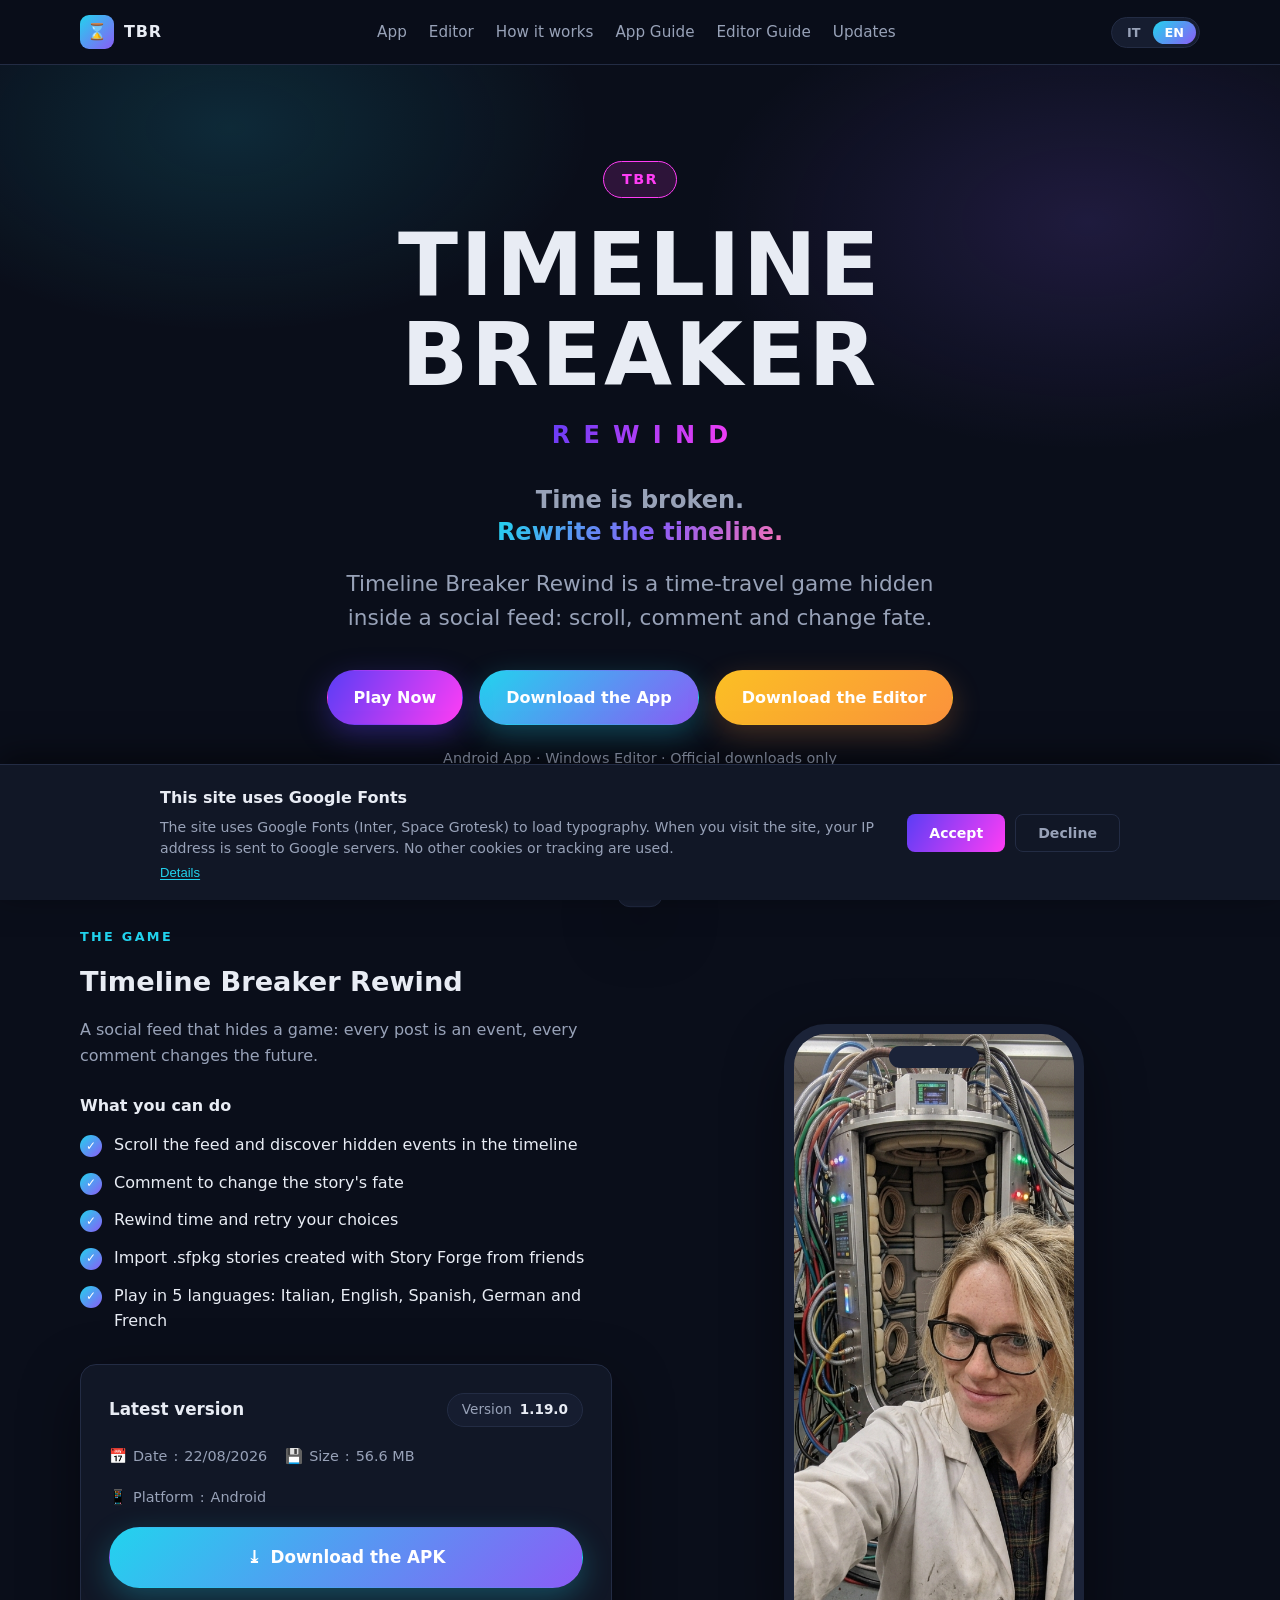
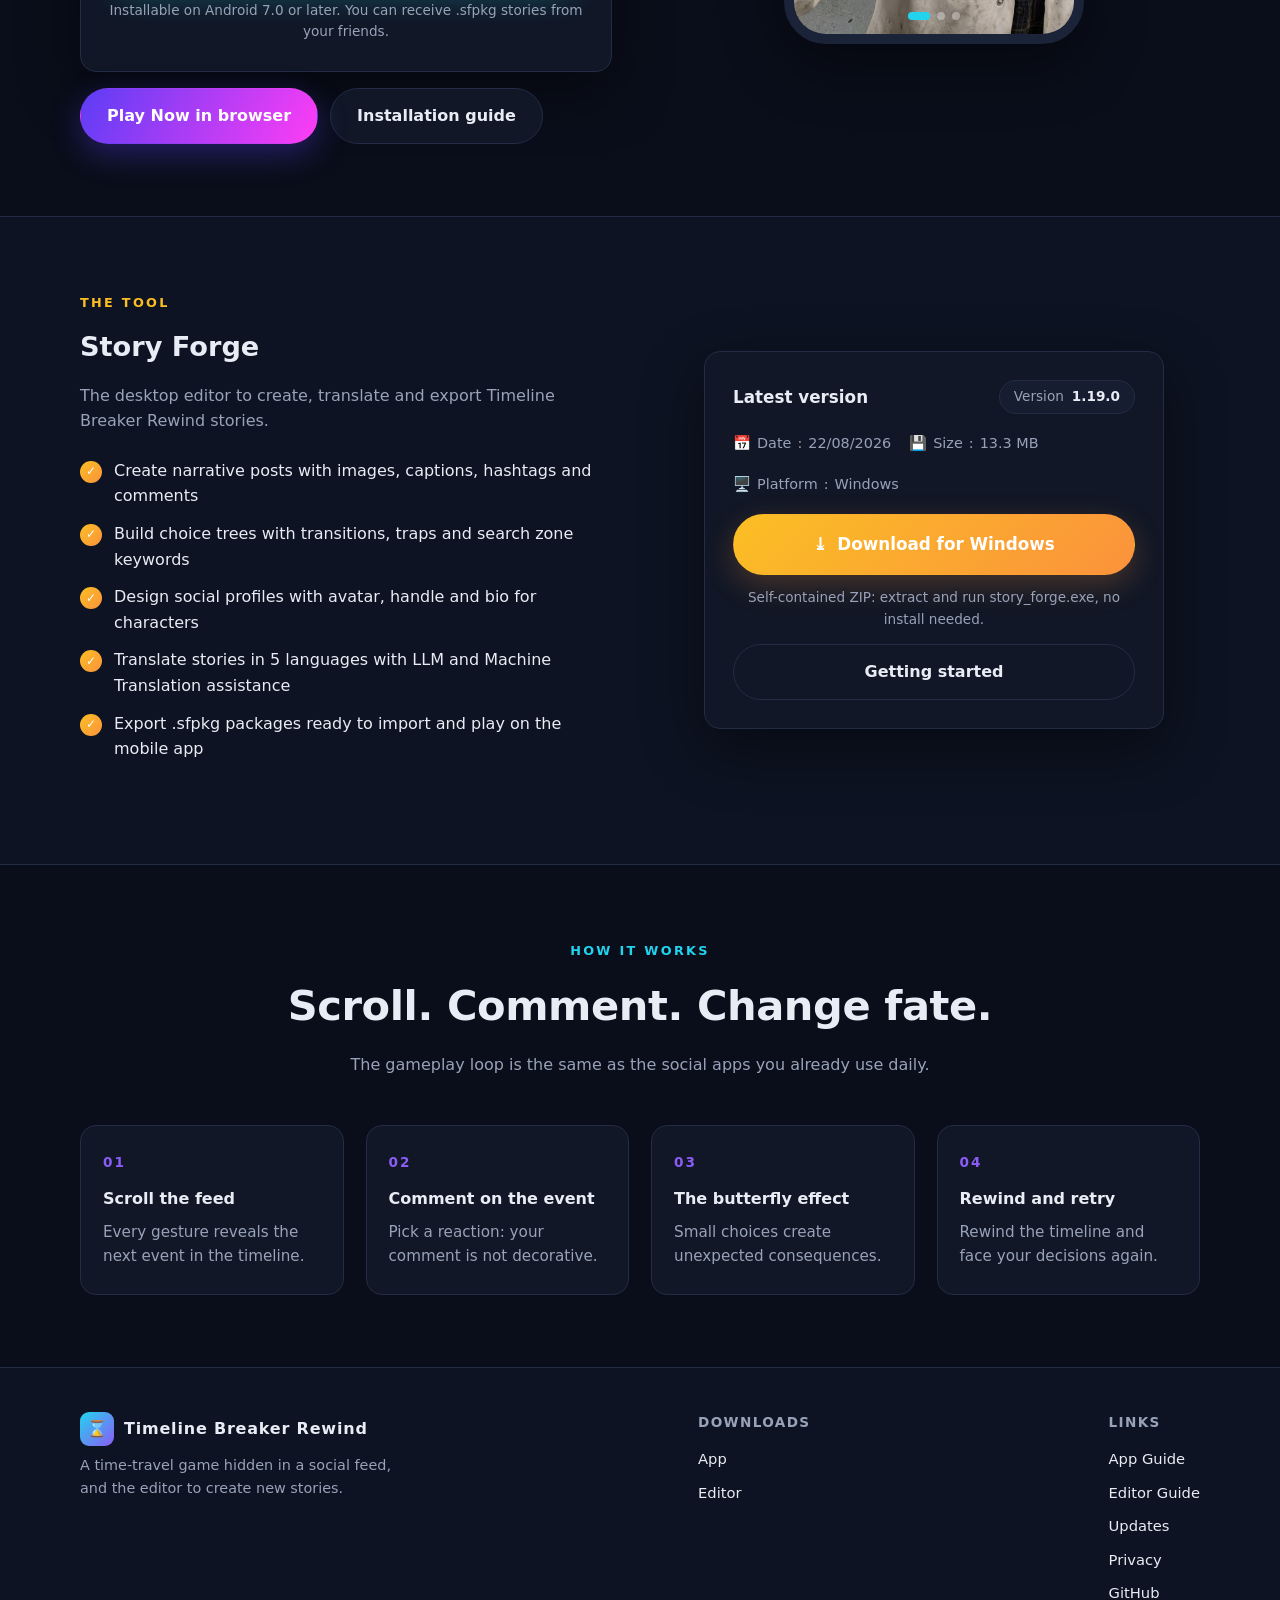
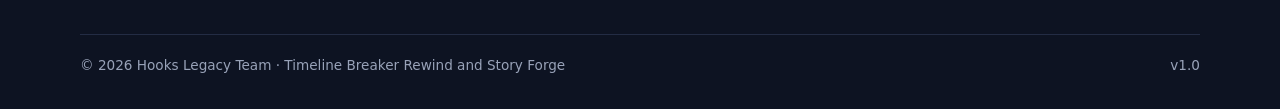
<file: index.html>
<!DOCTYPE html>
<html lang="it">
<head>
  <meta charset="UTF-8">
  <meta name="viewport" content="width=device-width, initial-scale=1.0">
  <title>Timeline Breaker Rewind · Gioco di viaggi nel tempo</title>
  <meta name="description" content="Timeline Breaker Rewind: un gioco di viaggi nel tempo nascosto in un feed social. Scarica l'app Android e l'editor Story Forge per Windows.">
  <meta property="og:title" content="Timeline Breaker Rewind">
  <meta property="og:description" content="Un gioco di viaggi nel tempo nascosto in un feed social. Scarica l'app e l'editor.">
  <meta property="og:type" content="website">
  <link rel="icon" type="image/svg+xml" href="assets/img/favicon.svg">

  <link rel="stylesheet" href="assets/css/style.css">
</head>
<body>

  <header class="site-header">
    <div class="container nav">
      <a class="brand" href="index.html">
        <span class="brand-mark">⌛</span>
        <span>TBR</span>
      </a>
      <nav>
        <ul class="nav-links">
          <li><a href="index.html#app" data-i18n="nav.app">App</a></li>
          <li><a href="index.html#editor" data-i18n="nav.editor">Editor</a></li>
          <li><a href="index.html#how" data-i18n="nav.how">Come funziona</a></li>
          <li><a href="guide-app.html" data-i18n="nav.guideApp">Guida App</a></li>
          <li><a href="guide-editor.html" data-i18n="nav.guideEditor">Guida Editor</a></li>
          <li><a href="changelog.html" data-i18n="nav.changelog">Aggiornamenti</a></li>
        </ul>
      </nav>
      <div class="nav-actions">
        <div class="lang-switch" role="group" aria-label="Language">
          <button type="button" data-lang="it">IT</button>
          <button type="button" data-lang="en">EN</button>
        </div>
      </div>
    </div>
  </header>

  <main>

    <!-- ============ HERO ============ -->
    <section class="hero">
      <div class="container">
        <div class="hero-brand">
          <span class="hero-brand-chip">TBR</span>
          <h1 class="hero-title" aria-label="Timeline Breaker Rewind">
            <span>Timeline</span>
            <span>Breaker</span>
          </h1>
          <span class="hero-title-accent">Rewind</span>
        </div>
        <p class="hero-hook">
          <span data-i18n="hero.title.line1">Il tempo si è rotto.</span><br>
          <span class="grad" data-i18n="hero.title.line2">Riscrivi la storia.</span>
        </p>
        <p class="hero-tagline" data-i18n="hero.tagline">Timeline Breaker Rewind è un gioco di viaggi nel tempo nascosto in un feed social: scorri, commenta e cambia il destino.</p>
        <div class="hero-cta">
          <a class="btn btn-play" href="play/index.html" target="_blank" rel="noopener" data-i18n="hero.cta.play">Gioca Ora</a>
          <a class="btn btn-app" href="#app" data-i18n="hero.cta.app">Scarica l'App</a>
          <a class="btn btn-editor" href="#editor" data-i18n="hero.cta.editor">Scarica l'Editor</a>
        </div>
        <p class="hero-meta" data-i18n="hero.meta">App Android · Editor Windows · Solo download ufficiali</p>
      </div>
    </section>

    <!-- ============ APP ============ -->
    <section id="app" class="section">
      <div class="container">
        <div class="panel">
          <div class="panel-media">
            <div class="phone-wrap">
              <div class="phone">
                <div class="phone-screen">
                  <img src="assets/img/preview-app-1.webp" alt="Timeline Breaker Rewind - feed">
                  <img src="assets/img/preview-app-2.webp" alt="Timeline Breaker Rewind - evento">
                  <img src="assets/img/preview-app-3.webp" alt="Timeline Breaker Rewind - storia">
                </div>
                <div class="phone-dots">
                  <button type="button" aria-label="Anteprima 1"></button>
                  <button type="button" aria-label="Anteprima 2"></button>
                  <button type="button" aria-label="Anteprima 3"></button>
                </div>
              </div>
            </div>
          </div>
          <div class="panel-copy">
            <span class="eyebrow eyebrow-app" data-i18n="app.eyebrow">Il gioco</span>
            <h3 data-i18n="app.title">Timeline Breaker Rewind</h3>
            <p data-i18n="app.sub">Un feed social che nasconde un gioco: ogni post è un evento, ogni commento cambia il futuro.</p>
            <h4 style="font-family:var(--font-display);margin-bottom:14px" data-i18n="app.featuresTitle">Cosa puoi fare</h4>
            <ul class="feature-list" id="appFeatures">
              <li><span class="check check-app">✓</span>Scorri il feed e scopri gli eventi nascosti nella timeline</li>
              <li><span class="check check-app">✓</span>Commenta per cambiare il destino della storia</li>
              <li><span class="check check-app">✓</span>Riavvolgi il tempo e riprova le tue scelte</li>
              <li><span class="check check-app">✓</span>Importa storie .sfpkg create con Story Forge dai tuoi amici</li>
              <li><span class="check check-app">✓</span>Gioca in 5 lingue: italiano, inglese, spagnolo, tedesco e francese</li>
            </ul>
            <div class="download-card">
              <div class="dl-head">
                <span class="dl-title" data-i18n="app.downloadTitle">Ultima versione</span>
                <span class="version-badge"><span class="tag" data-i18n="app.verLabel">Versione</span> <span id="appVersion">1.19.0</span></span>
              </div>
              <div class="dl-meta">
                <span>📅 <span data-i18n="app.dateLabel">Data</span>: <span id="appDate">22/08/2026</span></span>
                <span>💾 <span data-i18n="app.sizeLabel">Peso</span>: <span id="appSize">56,6 MB</span></span>
                <span>📱 <span data-i18n="app.platformLabel">Piattaforma</span>: <span id="appPlatform">Android</span></span>
              </div>
              <a class="btn btn-app dl-btn" id="appDownload" href="https://github.com/HooksLegacyTeam/TBR-Timeline-Breaker-Rewind/releases/latest" download>
                ⤓ <span data-i18n="app.dl">Scarica l'APK</span>
              </a>
              <p class="dl-note" data-i18n="app.dlNote">Installabile su Android 7.0 o successivo. Puoi ricevere storie .sfpkg dai tuoi amici.</p>
            </div>
            <div class="panel-actions" style="margin-top:16px">
              <a class="btn btn-play" href="play/index.html" target="_blank" rel="noopener" data-i18n="app.playLink">Gioca Ora nel browser</a>
              <a class="btn btn-ghost" href="guide-app.html" data-i18n="app.guideLink">Guida all'installazione</a>
            </div>
          </div>
        </div>
      </div>
    </section>

    <!-- ============ EDITOR ============ -->
    <section id="editor" class="section section-alt">
      <div class="container">
        <div class="panel reversed">
          <div class="panel-media">
            <div class="phone-wrap">
              <div class="download-card" style="margin-top:0;width:100%;max-width:460px">
                <div class="dl-head">
                  <span class="dl-title" data-i18n="editor.downloadTitle">Ultima versione</span>
                  <span class="version-badge"><span class="tag" data-i18n="editor.verLabel">Versione</span> <span id="editorVersion">1.19.0</span></span>
                </div>
                <div class="dl-meta">
                  <span>📅 <span data-i18n="editor.dateLabel">Data</span>: <span id="editorDate">22/08/2026</span></span>
                  <span>💾 <span data-i18n="editor.sizeLabel">Peso</span>: <span id="editorSize">13,3 MB</span></span>
                  <span>🖥️ <span data-i18n="editor.platformLabel">Piattaforma</span>: <span id="editorPlatform">Windows</span></span>
                </div>
                <a class="btn btn-editor dl-btn" id="editorDownload" href="https://github.com/HooksLegacyTeam/TBR-Timeline-Breaker-Rewind/releases/latest" download>
                  ⤓ <span data-i18n="editor.dl">Scarica per Windows</span>
                </a>
                <p class="dl-note" data-i18n="editor.dlNote">ZIP autoconsistente: estrai ed esegui story_forge.exe, nessuna installazione.</p>
                <div class="panel-actions" style="margin-top:14px">
                  <a class="btn btn-ghost" style="width:100%;justify-content:center" href="guide-editor.html" data-i18n="editor.guideLink">Guida all'avvio</a>
                </div>
              </div>
            </div>
          </div>
          <div class="panel-copy">
            <span class="eyebrow eyebrow-editor" data-i18n="editor.eyebrow">Lo strumento</span>
            <h3 data-i18n="editor.title">Story Forge</h3>
            <p data-i18n="editor.sub">L'editor desktop per creare, tradurre ed esportare le storie di Timeline Breaker Rewind.</p>
            <ul class="feature-list" id="editorFeatures">
              <li><span class="check check-editor">✓</span>Crea post narrativi con immagini, didascalie, hashtag e commenti</li>
              <li><span class="check check-editor">✓</span>Costruisci alberi di scelte con transizioni, trappole e keyword</li>
              <li><span class="check check-editor">✓</span>Progetta profili social con avatar, handle e bio per i personaggi</li>
              <li><span class="check check-editor">✓</span>Traduci le storie in 5 lingue con assistenza LLM e Machine Translation</li>
              <li><span class="check check-editor">✓</span>Esporta pacchetti .sfpkg pronti da importare e giocare sull'app mobile</li>
            </ul>
          </div>
        </div>
      </div>
    </section>

    <!-- ============ COME FUNZIONA ============ -->
    <section id="how" class="section">
      <div class="container">
        <div class="section-head">
          <span class="eyebrow eyebrow-app" data-i18n="how.eyebrow">Come funziona</span>
          <h2 data-i18n="how.title">Scorri. Commenta. Cambia il destino.</h2>
          <p data-i18n="how.sub">Il loop di gioco è lo stesso dei social che già usi ogni giorno.</p>
        </div>
        <div class="steps">
          <div class="step">
            <div class="step-num">01</div>
            <h4 data-i18n="how.s1.title">Scorri il feed</h4>
            <p data-i18n="how.s1.text">Ogni gesto rivela l'evento successivo nella timeline.</p>
          </div>
          <div class="step">
            <div class="step-num">02</div>
            <h4 data-i18n="how.s2.title">Commenta l'evento</h4>
            <p data-i18n="how.s2.text">Scegli una reazione: il tuo commento non è decorativo.</p>
          </div>
          <div class="step">
            <div class="step-num">03</div>
            <h4 data-i18n="how.s3.title">L'effetto farfalla</h4>
            <p data-i18n="how.s3.text">Piccole scelte generano conseguenze inaspettate.</p>
          </div>
          <div class="step">
            <div class="step-num">04</div>
            <h4 data-i18n="how.s4.title">Riavvolgi e riprova</h4>
            <p data-i18n="how.s4.text">Riavvolgi la timeline e affronta di nuovo le tue decisioni.</p>
          </div>
        </div>
      </div>
    </section>

  </main>

  <footer class="site-footer">
    <div class="container">
      <div class="footer-grid">
        <div class="footer-brand">
          <a class="brand" href="index.html">
            <span class="brand-mark">⌛</span>
            <span>Timeline Breaker Rewind</span>
          </a>
          <p data-i18n="footer.desc">Un gioco di viaggi nel tempo nascosto in un feed social, e l'editor per creare nuove storie.</p>
        </div>
        <div class="footer-links">
          <h5 data-i18n="footer.downloadsTitle">Download</h5>
          <ul>
            <li><a href="index.html#app" data-i18n="nav.app">App</a></li>
            <li><a href="index.html#editor" data-i18n="nav.editor">Editor</a></li>
          </ul>
        </div>
        <div class="footer-links">
          <h5 data-i18n="footer.linksTitle">Link</h5>
          <ul>
            <li><a href="guide-app.html" data-i18n="nav.guideApp">Guida App</a></li>
            <li><a href="guide-editor.html" data-i18n="nav.guideEditor">Guida Editor</a></li>
            <li><a href="changelog.html" data-i18n="nav.changelog">Aggiornamenti</a></li>
            <li><a href="privacy.html" data-i18n="nav.privacy">Privacy</a></li>
            <li><a href="https://github.com/HooksLegacyTeam/TBR-Timeline-Breaker-Rewind" target="_blank" rel="noopener">GitHub</a></li>
          </ul>
        </div>
      </div>
      <div class="footer-bottom">
        <span data-i18n="footer.rights">© 2026 Hooks Legacy Team · Timeline Breaker Rewind e Story Forge</span>
        <span>v1.0</span>
      </div>
    </div>
  </footer>

  <div class="toast" id="toast" role="status"></div>

  <script src="assets/js/main.js"></script>
</body>
</html>
</file>
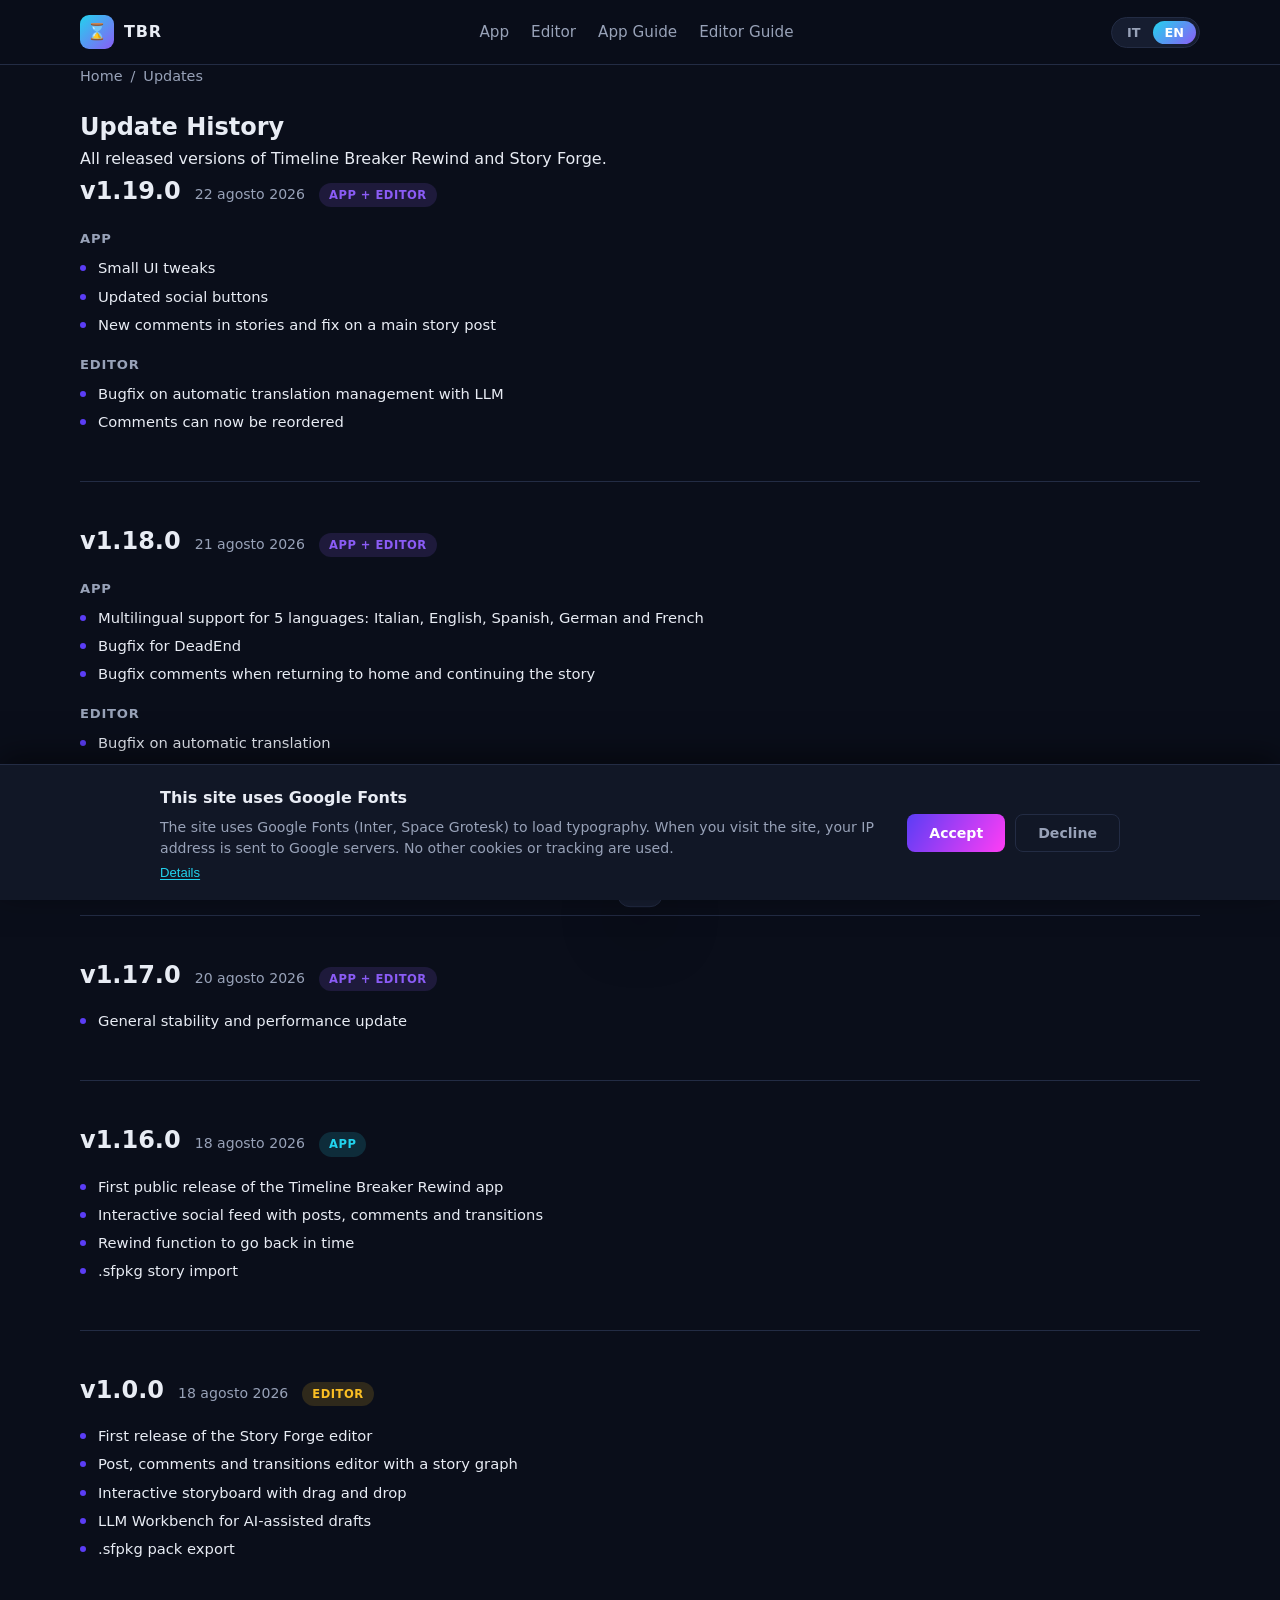
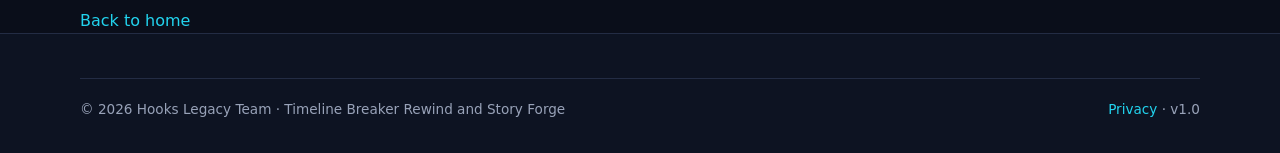
<file: changelog.html>
<!DOCTYPE html>
<html lang="it">
<head>
  <meta charset="UTF-8">
  <meta name="viewport" content="width=device-width, initial-scale=1.0">
  <title>Aggiornamenti · Timeline Breaker Rewind</title>
  <meta name="description" content="Cronologia degli aggiornamenti di Timeline Breaker Rewind e Story Forge.">
  <link rel="icon" type="image/svg+xml" href="assets/img/favicon.svg">
  <link rel="stylesheet" href="assets/css/style.css">
  <style>
    .changelog-entry { margin-bottom: 48px; }
    .changelog-entry:last-child { margin-bottom: 0; }
    .cl-header { display: flex; align-items: baseline; gap: 14px; margin-bottom: 16px; flex-wrap: wrap; }
    .cl-version { font-family: var(--font-display); font-size: 1.5rem; font-weight: 700; color: var(--text); }
    .cl-date { font-size: 0.88rem; color: var(--muted); }
    .cl-tag { display: inline-block; font-size: 0.72rem; font-weight: 600; padding: 3px 10px; border-radius: 20px; text-transform: uppercase; letter-spacing: 0.5px; }
    .cl-tag-app { background: rgba(34,211,238,0.15); color: var(--cyan); }
    .cl-tag-editor { background: rgba(251,191,36,0.15); color: var(--amber); }
    .cl-tag-both { background: rgba(139,92,246,0.15); color: var(--violet); }
    .cl-section-title { font-size: 0.82rem; font-weight: 600; color: var(--muted); text-transform: uppercase; letter-spacing: 0.8px; margin: 18px 0 8px; }
    .cl-list { list-style: none; padding: 0; margin: 0; }
    .cl-list li { position: relative; padding-left: 18px; margin-bottom: 6px; font-size: 0.92rem; color: var(--text); line-height: 1.5; }
    .cl-list li::before { content: ""; position: absolute; left: 0; top: 8px; width: 6px; height: 6px; border-radius: 50%; background: var(--brand-seed); }
    .cl-divider { border: none; border-top: 1px solid var(--border); margin: 40px 0; }
  </style>
</head>
<body>

  <header class="site-header">
    <div class="container nav">
      <a class="brand" href="index.html">
        <span class="brand-mark">&#x231B;</span>
        <span>TBR</span>
      </a>
      <nav>
        <ul class="nav-links">
          <li><a href="index.html#app" data-i18n="nav.app">App</a></li>
          <li><a href="index.html#editor" data-i18n="nav.editor">Editor</a></li>
          <li><a href="guide-app.html" data-i18n="nav.guideApp">Guida App</a></li>
          <li><a href="guide-editor.html" data-i18n="nav.guideEditor">Guida Editor</a></li>
        </ul>
      </nav>
      <div class="nav-actions">
        <div class="lang-switch" role="group" aria-label="Language">
          <button type="button" data-lang="it">IT</button>
          <button type="button" data-lang="en">EN</button>
        </div>
      </div>
    </div>
  </header>

  <main>
    <section class="page-section">
      <div class="container">

        <nav class="breadcrumb">
          <a href="index.html" data-i18n="privacy.breadcrumb.home">Home</a>
          <span aria-hidden="true">/</span>
          <span data-i18n="cl.breadcrumb">Aggiornamenti</span>
        </nav>

        <h1 data-i18n="cl.title">Cronologia Aggiornamenti</h1>
        <p class="page-sub" data-i18n="cl.sub">Tutte le versioni rilasciate di Timeline Breaker Rewind e Story Forge.</p>

        <!-- v1.19.0 -->
        <div class="changelog-entry">
          <div class="cl-header">
            <span class="cl-version">v1.19.0</span>
            <span class="cl-date">22 agosto 2026</span>
            <span class="cl-tag cl-tag-both" data-i18n="cl.tag.both">App + Editor</span>
          </div>

          <h4 class="cl-section-title" data-i18n="cl.app">App</h4>
          <ul class="cl-list">
            <li data-i18n="cl.v119.app.1">Piccole modifiche all'interfaccia grafica</li>
            <li data-i18n="cl.v119.app.2">Aggiornati i bottoni ai Social</li>
            <li data-i18n="cl.v119.app.3">Nuovi commenti nelle stories e fix su un post della storia principale</li>
          </ul>

          <h4 class="cl-section-title" data-i18n="cl.editor">Editor</h4>
          <ul class="cl-list">
            <li data-i18n="cl.v119.ed.1">Bugfix sulla gestione della traduzione automatica con LLM</li>
            <li data-i18n="cl.v119.ed.2">Ora e possibile muovere i Commenti nell'ordine</li>
          </ul>
        </div>

        <hr class="cl-divider">

        <!-- v1.18.0 -->
        <div class="changelog-entry">
          <div class="cl-header">
            <span class="cl-version">v1.18.0</span>
            <span class="cl-date">21 agosto 2026</span>
            <span class="cl-tag cl-tag-both" data-i18n="cl.tag.both">App + Editor</span>
          </div>

          <h4 class="cl-section-title" data-i18n="cl.app">App</h4>
          <ul class="cl-list">
            <li data-i18n="cl.v118.app.1">Supporto multilingue per 5 lingue: italiano, inglese, spagnolo, tedesco e francese</li>
            <li data-i18n="cl.v118.app.2">Bugfix per DeadEnd</li>
            <li data-i18n="cl.v118.app.3">Bugfix commenti al ritorno alla home e continuando la storia</li>
          </ul>

          <h4 class="cl-section-title" data-i18n="cl.editor">Editor</h4>
          <ul class="cl-list">
            <li data-i18n="cl.v118.ed.1">Bugfix sulla traduzione automatica</li>
            <li data-i18n="cl.v118.ed.2">Storyboard: nuove maniglie per movimento frecce e area infinita per posizionare le schede</li>
            <li data-i18n="cl.v118.ed.3">Foto: le nuove foto vengono importate con tag NEW ed e possibile usare il filtro per vedere solo quelle</li>
            <li data-i18n="cl.v118.ed.4">I post permettono piu dead end che vengono anche evidenziati in grigio</li>
            <li data-i18n="cl.v118.ed.5">Fix grafici e di posizionamento dei campi di input</li>
          </ul>
        </div>

        <hr class="cl-divider">

        <!-- v1.17.0 -->
        <div class="changelog-entry">
          <div class="cl-header">
            <span class="cl-version">v1.17.0</span>
            <span class="cl-date">20 agosto 2026</span>
            <span class="cl-tag cl-tag-both" data-i18n="cl.tag.both">App + Editor</span>
          </div>

          <ul class="cl-list">
            <li data-i18n="cl.v117.1">Aggiornamento generale di stabilita e prestazioni</li>
          </ul>
        </div>

        <hr class="cl-divider">

        <!-- v1.16.0 -->
        <div class="changelog-entry">
          <div class="cl-header">
            <span class="cl-version">v1.16.0</span>
            <span class="cl-date">18 agosto 2026</span>
            <span class="cl-tag cl-tag-app" data-i18n="cl.tag.app">App</span>
          </div>

          <ul class="cl-list">
            <li data-i18n="cl.v116.1">Prima release pubblica dell'app Timeline Breaker Rewind</li>
            <li data-i18n="cl.v116.2">Feed social interattivo con post, commenti e transizioni</li>
            <li data-i18n="cl.v116.3">Funzione Rewind per tornare indietro nel tempo</li>
            <li data-i18n="cl.v116.4">Importazione storie .sfpkg</li>
          </ul>
        </div>

        <hr class="cl-divider">

        <!-- v1.0.0 editor -->
        <div class="changelog-entry">
          <div class="cl-header">
            <span class="cl-version">v1.0.0</span>
            <span class="cl-date">18 agosto 2026</span>
            <span class="cl-tag cl-tag-editor" data-i18n="cl.tag.editor">Editor</span>
          </div>

          <ul class="cl-list">
            <li data-i18n="cl.v100.1">Prima release dell'editor Story Forge</li>
            <li data-i18n="cl.v100.2">Editor di post, commenti e transizioni con grafo delle storie</li>
            <li data-i18n="cl.v100.3">Storyboard interattivo con drag and drop</li>
            <li data-i18n="cl.v100.4">Workbench LLM per bozze assistite da AI</li>
            <li data-i18n="cl.v100.5">Esportazione pacchetti .sfpkg</li>
          </ul>
        </div>

        <a href="index.html" class="guide-back" data-i18n="privacy.back">Torna alla home</a>

      </div>
    </section>
  </main>

  <footer class="site-footer">
    <div class="container">
      <div class="footer-bottom">
        <span data-i18n="footer.rights">&copy; 2026 Hooks Legacy Team &middot; Timeline Breaker Rewind e Story Forge</span>
        <span><a href="privacy.html" data-i18n="nav.privacy">Privacy</a> &middot; v1.0</span>
      </div>
    </div>
  </footer>

  <div class="toast" id="toast" role="status"></div>

  <script src="assets/js/main.js"></script>
</body>
</html>
</file>
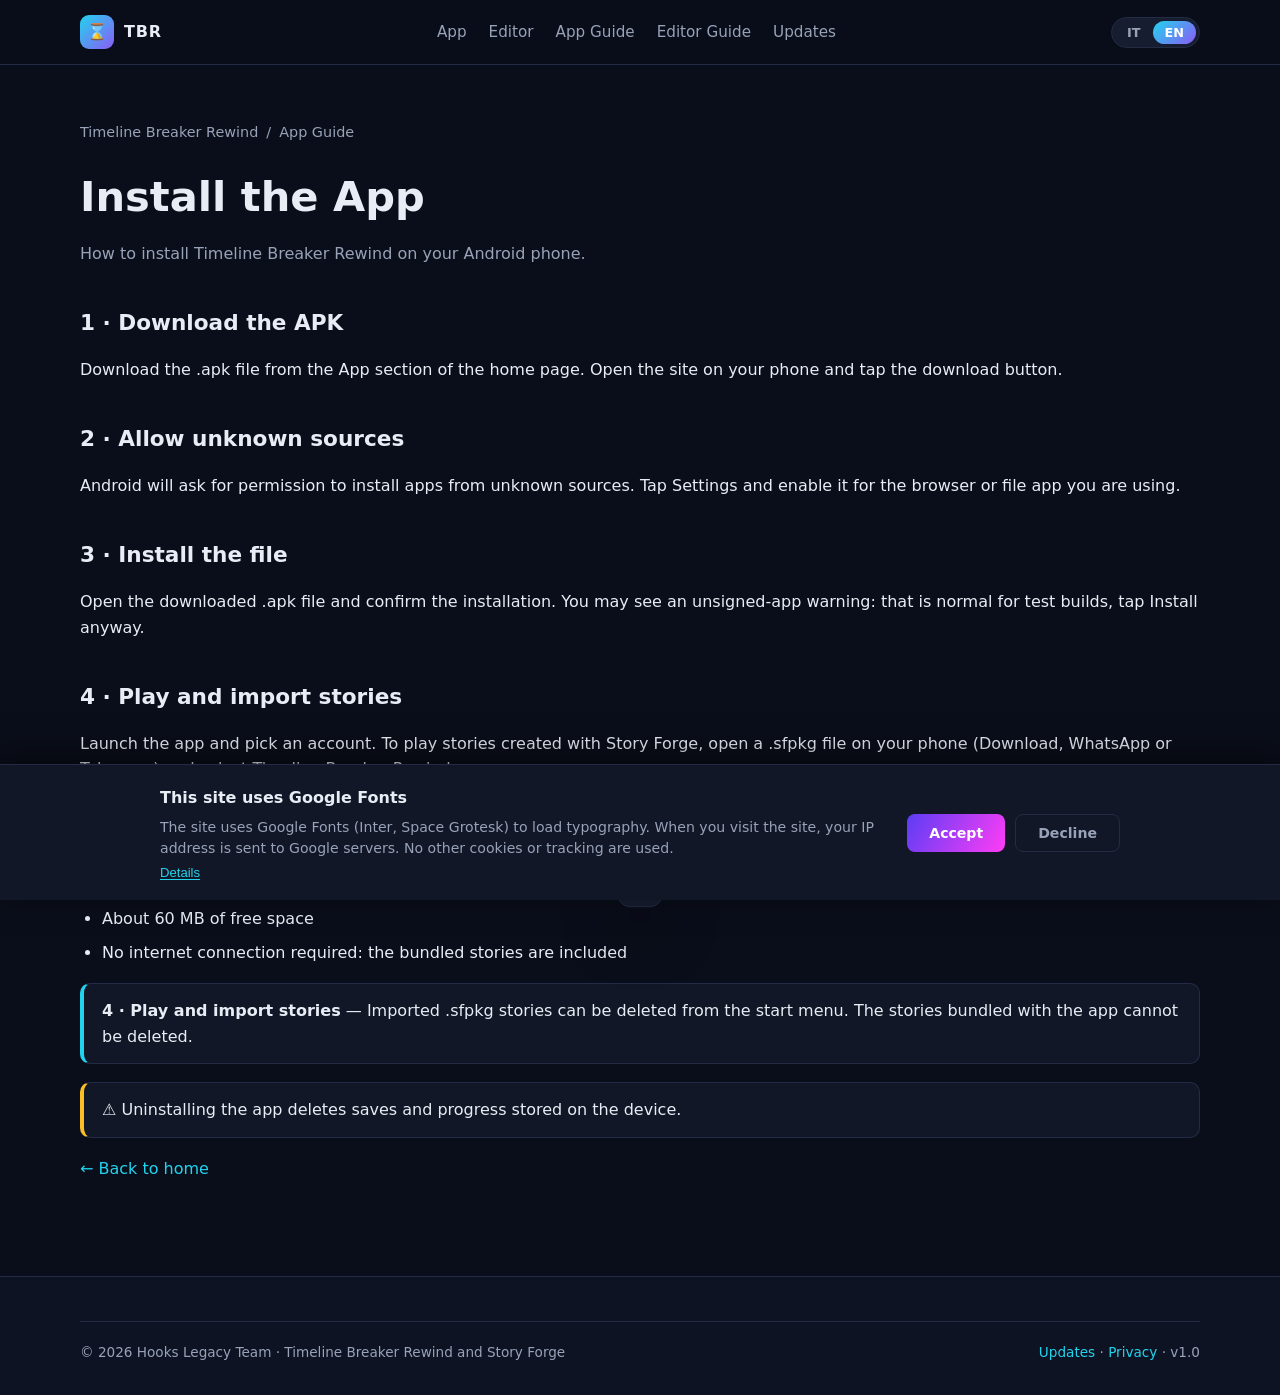
<file: guide-app.html>
<!DOCTYPE html>
<html lang="it">
<head>
  <meta charset="UTF-8">
  <meta name="viewport" content="width=device-width, initial-scale=1.0">
  <title>Guida all'installazione · Timeline Breaker Rewind</title>
  <meta name="description" content="Come installare Timeline Breaker Rewind su Android: scarica l'APK, consenti le origini sconosciute e installa.">
  <link rel="icon" type="image/svg+xml" href="assets/img/favicon.svg">

  <link rel="stylesheet" href="assets/css/style.css">
</head>
<body>

  <header class="site-header">
    <div class="container nav">
      <a class="brand" href="index.html">
        <span class="brand-mark">⌛</span>
        <span>TBR</span>
      </a>
      <nav>
        <ul class="nav-links">
          <li><a href="index.html#app" data-i18n="nav.app">App</a></li>
          <li><a href="index.html#editor" data-i18n="nav.editor">Editor</a></li>
          <li><a href="guide-app.html" data-i18n="nav.guideApp">Guida App</a></li>
          <li><a href="guide-editor.html" data-i18n="nav.guideEditor">Guida Editor</a></li>
          <li><a href="changelog.html" data-i18n="nav.changelog">Aggiornamenti</a></li>
        </ul>
      </nav>
      <div class="nav-actions">
        <div class="lang-switch" role="group" aria-label="Language">
          <button type="button" data-lang="it">IT</button>
          <button type="button" data-lang="en">EN</button>
        </div>
      </div>
    </div>
  </header>

  <main class="guide">
    <div class="container">
      <div class="breadcrumb">
        <a href="index.html">Timeline Breaker Rewind</a>
        <span>/</span>
        <span data-i18n="nav.guideApp">Guida App</span>
      </div>

      <h1 data-i18n="guideApp.title">Installa l'App</h1>
      <p class="guide-sub" data-i18n="guideApp.sub">Come installare Timeline Breaker Rewind sul tuo telefono Android.</p>

      <h2 data-i18n="guideApp.s1.title">1 · Scarica l'APK</h2>
      <p data-i18n="guideApp.s1.text">Scarica il file .apk dalla sezione App della home page. Puoi aprire il sito dal telefono e toccare il pulsante di download.</p>

      <h2 data-i18n="guideApp.s2.title">2 · Consenti origini sconosciute</h2>
      <p data-i18n="guideApp.s2.text">Android ti chiederà il permesso di installare app da fonti sconosciute. Tocca Impostazioni e abilitalo per il browser o l'app file che stai usando.</p>

      <h2 data-i18n="guideApp.s3.title">3 · Installa il file</h2>
      <p data-i18n="guideApp.s3.text">Apri il file .apk scaricato e conferma l'installazione. Potresti vedere un avviso di app non firmata: è normale per le build di test, tocca Installa comunque.</p>

      <h2 data-i18n="guideApp.s4.title">4 · Gioca e importa storie</h2>
      <p data-i18n="guideApp.s4.text">Avvia l'app e scegli un account. Per giocare storie create con Story Forge, apri un file .sfpkg dal telefono (Download, WhatsApp o Telegram) e seleziona Timeline Breaker Rewind.</p>

      <h2 data-i18n="guideApp.req.title">Requisiti</h2>
      <ul>
        <li data-i18n="guideApp.req.1">Android 7.0 (API 24) o successivo</li>
        <li data-i18n="guideApp.req.2">Circa 60 MB di spazio libero</li>
        <li data-i18n="guideApp.req.3">Nessuna connessione internet necessaria: le storie incluse sono nel pacchetto</li>
      </ul>

      <div class="tip">
        <strong data-i18n="guideApp.s4.title">4 · Gioca e importa storie</strong> — <span data-i18n="guideApp.tip.1">Le storie .sfpkg importate si possono eliminare dal menu iniziale. Le storie incluse nell'app non si eliminano.</span>
      </div>

      <div class="tip tip-warn">
        <strong>⚠</strong> <span data-i18n="guideApp.warn.1">Disinstallare l'app elimina salvataggi e progressi presenti sul dispositivo.</span>
      </div>

      <p><a href="index.html" data-i18n="guideApp.back">← Torna alla home</a></p>
    </div>
  </main>

  <footer class="site-footer">
    <div class="container">
      <div class="footer-bottom">
        <span data-i18n="footer.rights">&copy; 2026 Hooks Legacy Team &middot; Timeline Breaker Rewind e Story Forge</span>
        <span><a href="changelog.html" data-i18n="nav.changelog">Aggiornamenti</a> &middot; <a href="privacy.html" data-i18n="nav.privacy">Privacy</a> &middot; v1.0</span>
      </div>
    </div>
  </footer>

  <div class="toast" id="toast" role="status"></div>

  <script src="assets/js/main.js"></script>
</body>
</html>
</file>
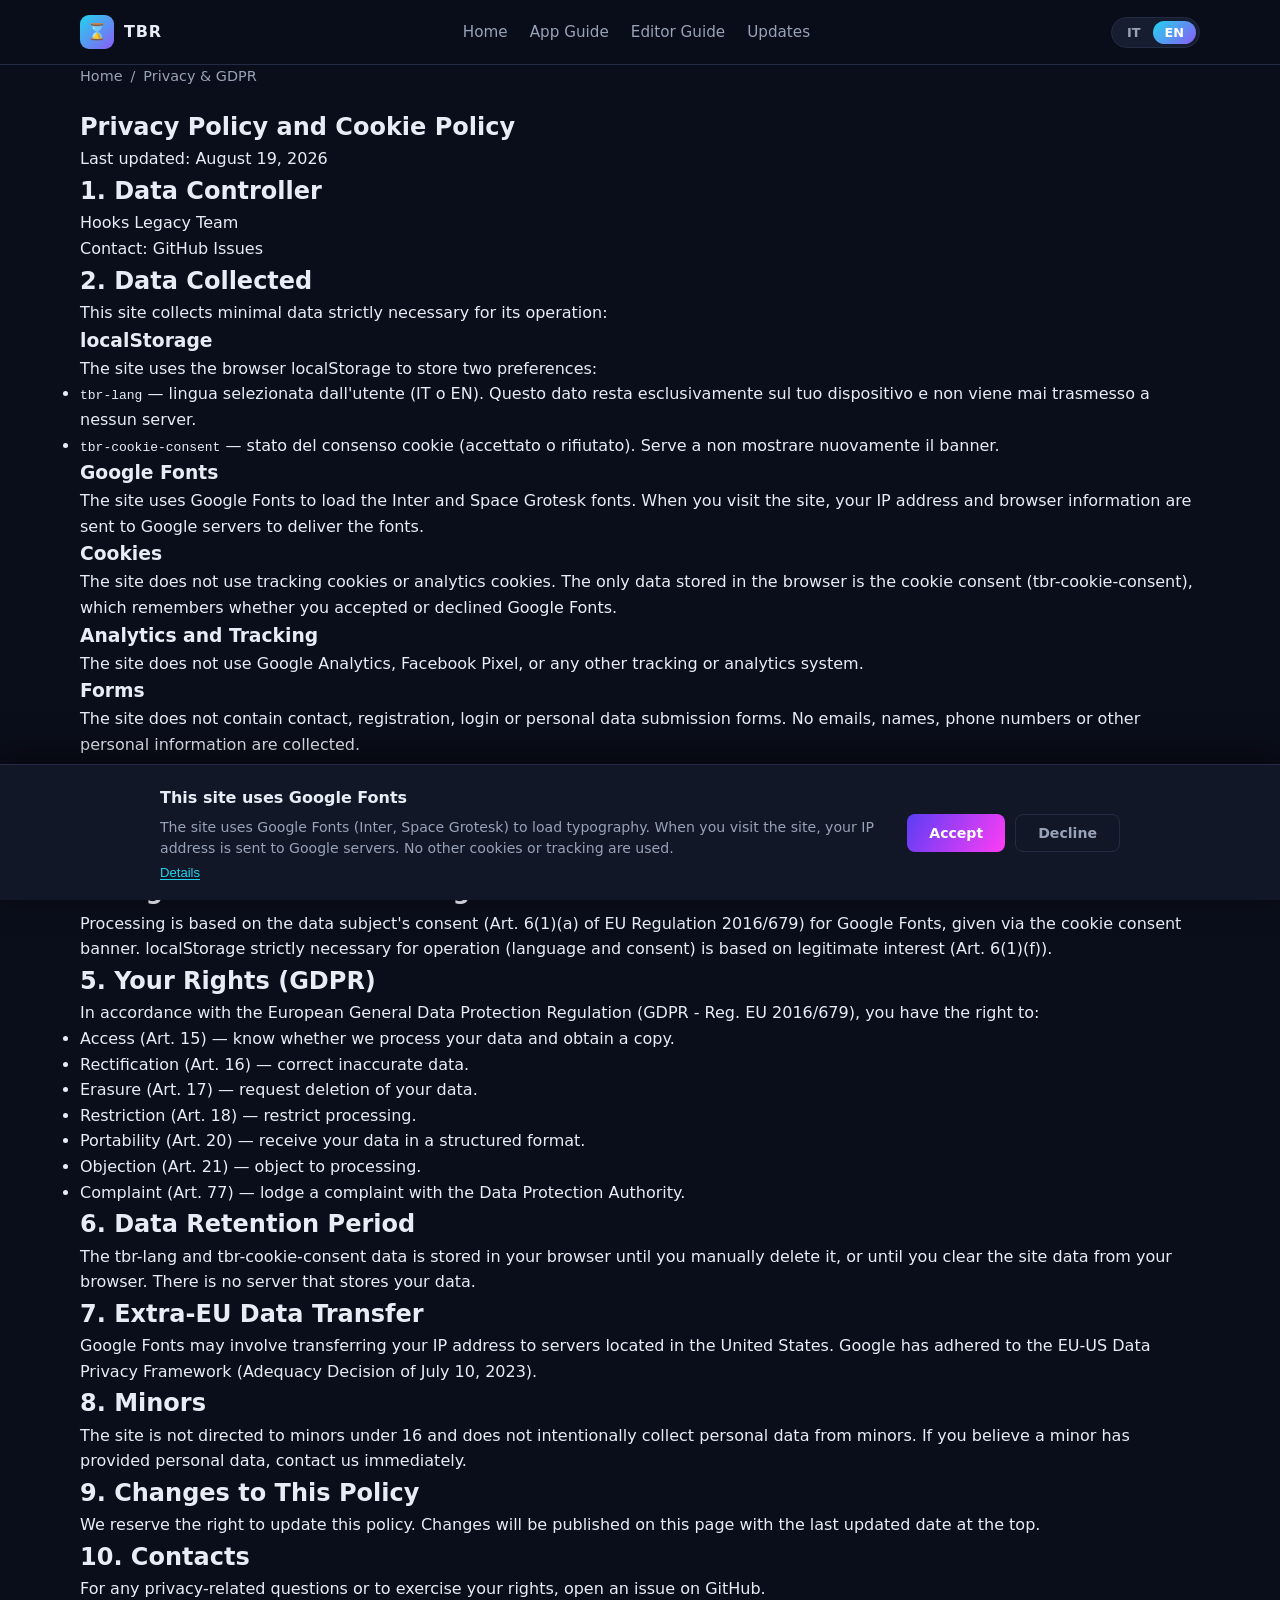
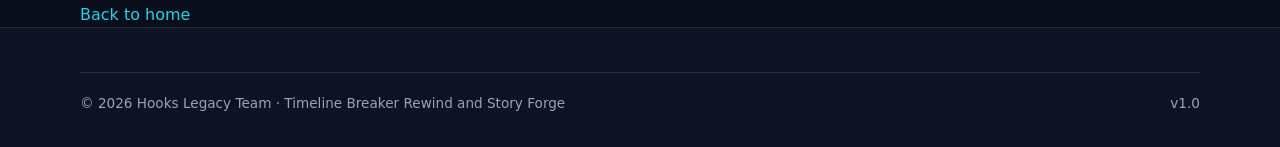
<file: privacy.html>
<!DOCTYPE html>
<html lang="it">
<head>
  <meta charset="UTF-8">
  <meta name="viewport" content="width=device-width, initial-scale=1.0">
  <title>Privacy e GDPR · Timeline Breaker Rewind</title>
  <meta name="description" content="Dichiarazione sulla privacy e conformita GDPR per il sito Timeline Breaker Rewind.">
  <link rel="icon" type="image/svg+xml" href="assets/img/favicon.svg">

  <link rel="stylesheet" href="assets/css/style.css">
</head>
<body>

  <header class="site-header">
    <div class="container nav">
      <a class="brand" href="index.html">
        <span class="brand-mark">&#x231B;</span>
        <span>TBR</span>
      </a>
      <nav>
        <ul class="nav-links">
          <li><a href="index.html" data-i18n="nav.home">Home</a></li>
          <li><a href="guide-app.html" data-i18n="nav.guideApp">Guida App</a></li>
          <li><a href="guide-editor.html" data-i18n="nav.guideEditor">Guida Editor</a></li>
          <li><a href="changelog.html" data-i18n="nav.changelog">Aggiornamenti</a></li>
        </ul>
      </nav>
      <div class="nav-actions">
        <div class="lang-switch" role="group" aria-label="Language">
          <button type="button" data-lang="it">IT</button>
          <button type="button" data-lang="en">EN</button>
        </div>
      </div>
    </div>
  </header>

  <main>
    <section class="page-section">
      <div class="container">

        <nav class="breadcrumb">
          <a href="index.html" data-i18n="privacy.breadcrumb.home">Home</a>
          <span aria-hidden="true">/</span>
          <span data-i18n="privacy.breadcrumb.privacy">Privacy e GDPR</span>
        </nav>

        <h1 data-i18n="privacy.title">Informativa sulla Privacy e Cookie Policy</h1>
        <p class="page-sub" data-i18n="privacy.sub">Ultimo aggiornamento: 19 agosto 2026</p>

        <!-- 1. Titolare -->
        <section id="controller">
          <h2 data-i18n="privacy.controller.title">1. Titolare del Trattamento</h2>
          <p data-i18n="privacy.controller.p1">Hooks Legacy Team</p>
          <p data-i18n="privacy.controller.p2">Contatto: <a href="https://github.com/HooksLegacyTeam/TBR-Timeline-Breaker-Rewind/issues" target="_blank" rel="noopener">GitHub Issues</a></p>
        </section>

        <!-- 2. Dati raccolti -->
        <section id="data-collected">
          <h2 data-i18n="privacy.data.title">2. Dati Raccolti</h2>
          <p data-i18n="privacy.data.intro">Questo sito raccoglie dati minimi e strettamente necessari al funzionamento:</p>

          <h3 data-i18n="privacy.data.localStorage.title">localStorage</h3>
          <p data-i18n="privacy.data.localStorage.p1">Il sito utilizza il <code>localStorage</code> del browser per memorizzare <strong>due preferenze</strong>:</p>
          <ul>
            <li><code>tbr-lang</code> — lingua selezionata dall'utente (IT o EN). Questo dato resta esclusivamente sul tuo dispositivo e non viene mai trasmesso a nessun server.</li>
            <li><code>tbr-cookie-consent</code> — stato del consenso cookie (accettato o rifiutato). Serve a non mostrare nuovamente il banner.</li>
          </ul>

          <h3 data-i18n="privacy.data.fonts.title">Google Fonts</h3>
          <p data-i18n="privacy.data.fonts.p1">Il sito utilizza Google Fonts per caricare i font Inter e Space Grotesk. Quando visiti il sito, il tuo indirizzo IP e le informazioni del browser vengono inviati ai server di Google per consegnare i font. Per maggiori informazioni consulta la <a href="https://policies.google.com/privacy" target="_blank" rel="noopener">Informativa sulla Privacy di Google</a>.</p>

          <h3 data-i18n="privacy.data.noCookies.title">Cookie</h3>
          <p data-i18n="privacy.data.noCookies.p1">Il sito <strong>non utilizza cookie di tracciamento</strong> ne cookie analitici. L'unico dato memorizzato nel browser e il consenso cookie (<code>tbr-cookie-consent</code>), che serve a ricordare se hai accettato o rifiutato l'uso di Google Fonts.</p>

          <h3 data-i18n="privacy.data.noAnalytics.title">Analytics e Tracciamento</h3>
          <p data-i18n="privacy.data.noAnalytics.p1">Il sito <strong>non utilizza</strong> Google Analytics, Facebook Pixel, o qualsiasi altro sistema di tracciamento o analisi delle visite.</p>

          <h3 data-i18n="privacy.data.noForms.title">Formulari</h3>
          <p data-i18n="privacy.data.noForms.p1">Il sito <strong>non contiene formulari</strong> di contatto, registrazione, login o invio di dati personali. Non vengono raccolte email, nomi, numeri di telefono o altre informazioni personali.</p>
        </section>

        <!-- 3. Finalita -->
        <section id="purpose">
          <h2 data-i18n="privacy.purpose.title">3. Finalita del Trattamento</h2>
          <p data-i18n="privacy.purpose.p1">I dati minimi raccolti vengono utilizzati esclusivamente per:</p>
          <ul>
            <li data-i18n="privacy.purpose.1"><strong>Ricordare la preferenza linguistica</strong> — il valore <code>tbr-lang</code> in localStorage serve a mantenere la lingua scelta tra le visite.</li>
            <li data-i18n="privacy.purpose.2"><strong>Consegnare i font</strong> — Google Fonts serve a visualizzare correttamente la tipografia del sito.</li>
          </ul>
        </section>

        <!-- 4. Base giuridica -->
        <section id="legal-basis">
          <h2 data-i18n="privacy.legal.title">4. Base Giuridica del Trattamento</h2>
          <p data-i18n="privacy.legal.p1">Il trattamento si basa sul <strong>consenso dell'interessato</strong> (art. 6 par. 1 lettera a del Regolamento UE 2016/679) per quanto riguarda Google Fonts, espresso tramite il banner di consenso cookie. Il localStorage strettamente necessario al funzionamento (lingua e consenso) si basa sul <strong>legittimo interesse</strong> (art. 6 par. 1 lettera f).</p>
        </section>

        <!-- 5. Diritti -->
        <section id="rights">
          <h2 data-i18n="privacy.rights.title">5. Tuoi Diritti (GDPR)</h2>
          <p data-i18n="privacy.rights.intro">In conformita al Regolamento Europeo sulla Protezione dei Dati Personali (GDPR - Reg. UE 2016/679), hai diritto a:</p>
          <ul>
            <li data-i18n="privacy.rights.1"><strong>Accesso</strong> (art. 15) — sapere se trattiamo i tuoi dati e ottenere una copia.</li>
            <li data-i18n="privacy.rights.2"><strong>Rettifica</strong> (art. 16) — correggere dati inesatti.</li>
            <li data-i18n="privacy.rights.3"><strong>Cancellazione</strong> (art. 17) — richiedere la cancellazione dei tuoi dati.</li>
            <li data-i18n="privacy.rights.4"><strong>Limitazione</strong> (art. 18) — limitare il trattamento.</li>
            <li data-i18n="privacy.rights.5"><strong>Portabilita</strong> (art. 20) — ricevere i tuoi dati in formato strutturato.</li>
            <li data-i18n="privacy.rights.6"><strong>Opposizione</strong> (art. 21) — opporsi al trattamento.</li>
            <li data-i18n="privacy.rights.7"><strong>Reclamo</strong> (art. 77) — presentare reclamo al Garante per la Protezione dei Dati Personali (<a href="https://www.garanteprivacy.it" target="_blank" rel="noopener">www.garanteprivacy.it</a>).</li>
          </ul>
        </section>

        <!-- 6. Conservazione -->
        <section id="retention">
          <h2 data-i18n="privacy.retention.title">6. Periodo di Conservazione</h2>
          <p data-i18n="privacy.retention.p1">I dati <code>tbr-lang</code> e <code>tbr-cookie-consent</code> vengono conservati nel tuo browser fino a quando non li cancelli manualmente, o fino a quando non cancelli i dati del sito dal tuo browser. Non esiste alcun server che conserva i tuoi dati.</p>
        </section>

        <!-- 7. Trasferimento -->
        <section id="transfer">
          <h2 data-i18n="privacy.transfer.title">7. Trasferimento Dati Extra-UE</h2>
          <p data-i18n="privacy.transfer.p1">Google Fonts puo comportare il trasferimento dell'indirizzo IP verso server situati negli Stati Uniti. Google ha aderito al framework <strong>EU-US Data Privacy Framework</strong> (Decisione di adeguatezza del 10 luglio 2023).</p>
        </section>

        <!-- 8. Minori -->
        <section id="minors">
          <h2 data-i18n="privacy.minors.title">8. Minori</h2>
          <p data-i18n="privacy.minors.p1">Il sito non e diretto a minori di 16 anni e non raccoglie intenzionalmente dati personali di minori. Se ritieni che un minore abbia fornito dati personali, contattaci immediatamente.</p>
        </section>

        <!-- 9. Modifiche -->
        <section id="changes">
          <h2 data-i18n="privacy.changes.title">9. Modifiche alla Presente Informativa</h2>
          <p data-i18n="privacy.changes.p1">Ci riserviamo il diritto di aggiornare questa informativa. Le modifiche verranno pubblicate su questa pagina con la data di ultimo aggiornamento in alto.</p>
        </section>

        <!-- 10. Contatti -->
        <section id="contact">
          <h2 data-i18n="privacy.contact.title">10. Contatti</h2>
          <p data-i18n="privacy.contact.p1">Per qualsiasi domanda relativa alla privacy o per esercitare i tuoi diritti, apri un'issue su <a href="https://github.com/HooksLegacyTeam/TBR-Timeline-Breaker-Rewind/issues" target="_blank" rel="noopener">GitHub</a>.</p>
        </section>

        <a href="index.html" class="guide-back" data-i18n="privacy.back">Torna alla home</a>

      </div>
    </section>
  </main>

  <footer class="site-footer">
    <div class="container">
      <div class="footer-bottom">
        <span data-i18n="footer.rights">&copy; 2026 Hooks Legacy Team &middot; Timeline Breaker Rewind e Story Forge</span>
        <span>v1.0</span>
      </div>
    </div>
  </footer>

  <script src="assets/js/main.js"></script>
</body>
</html>
</file>
<file: assets/css/style.css>
:root {
  --bg: #0a0e1a;
  --bg-alt: #0d1322;
  --surface: #111726;
  --surface-2: #161d30;
  --border: #232c44;
  --text: #e8ecf4;
  --muted: #98a2b8;
  --cyan: #22d3ee;
  --violet: #8b5cf6;
  --amber: #fbbf24;
  --orange: #fb923c;
  --gradient-app: linear-gradient(135deg, #22d3ee, #8b5cf6);
  --gradient-editor: linear-gradient(135deg, #fbbf24, #fb923c);
  --gradient-text: linear-gradient(120deg, #22d3ee, #8b5cf6 55%, #f472b6);
  --brand-seed: #5b3df5;
  --brand-accent: #ff3df5;
  --brand-gradient: linear-gradient(120deg, #5b3df5, #ff3df5);
  --radius: 16px;
  --radius-sm: 10px;
  --shadow: 0 20px 60px rgba(0, 0, 0, 0.45);
  --font-display: "Space Grotesk", "Segoe UI", system-ui, sans-serif;
  --font-body: "Inter", system-ui, -apple-system, "Segoe UI", Roboto, sans-serif;
}

* {
  box-sizing: border-box;
  margin: 0;
  padding: 0;
}

html {
  scroll-behavior: smooth;
}

body {
  font-family: var(--font-body);
  background: var(--bg);
  color: var(--text);
  line-height: 1.6;
  -webkit-font-smoothing: antialiased;
  overflow-x: hidden;
}

::selection {
  background: rgba(139, 92, 246, 0.4);
}

a {
  color: var(--cyan);
  text-decoration: none;
}

a:hover {
  text-decoration: underline;
}

.container {
  width: min(1120px, 92%);
  margin: 0 auto;
}

/* ---------- Header ---------- */
.site-header {
  position: sticky;
  top: 0;
  z-index: 50;
  backdrop-filter: blur(14px);
  background: rgba(10, 14, 26, 0.75);
  border-bottom: 1px solid var(--border);
}

.nav {
  display: flex;
  align-items: center;
  justify-content: space-between;
  height: 64px;
}

.brand {
  display: flex;
  align-items: center;
  gap: 10px;
  font-family: var(--font-display);
  font-weight: 700;
  letter-spacing: 0.05em;
  color: var(--text);
}

.brand:hover {
  text-decoration: none;
}

.brand-mark {
  width: 34px;
  height: 34px;
  border-radius: 9px;
  background: var(--gradient-app);
  display: grid;
  place-items: center;
  font-size: 16px;
  color: #fff;
}

.nav-links {
  display: flex;
  align-items: center;
  gap: 22px;
  list-style: none;
}

.nav-links a {
  color: var(--muted);
  font-size: 0.95rem;
  font-weight: 500;
}

.nav-links a:hover {
  color: var(--text);
  text-decoration: none;
}

.nav-actions {
  display: flex;
  align-items: center;
  gap: 14px;
}

.lang-switch {
  display: inline-flex;
  background: var(--surface-2);
  border: 1px solid var(--border);
  border-radius: 999px;
  padding: 3px;
}

.lang-switch button {
  border: 0;
  background: transparent;
  color: var(--muted);
  font-family: var(--font-body);
  font-size: 0.8rem;
  font-weight: 700;
  padding: 4px 12px;
  border-radius: 999px;
  cursor: pointer;
  transition: all 0.2s;
}

.lang-switch button.active {
  background: var(--gradient-app);
  color: #fff;
}

/* ---------- Hero ---------- */
.hero {
  position: relative;
  padding: 96px 0 80px;
  overflow: hidden;
}

.hero::before {
  content: "";
  position: absolute;
  inset: 0;
  background:
    radial-gradient(600px 340px at 18% 8%, rgba(34, 211, 238, 0.14), transparent 60%),
    radial-gradient(640px 380px at 85% 20%, rgba(139, 92, 246, 0.16), transparent 60%),
    radial-gradient(520px 300px at 50% 110%, rgba(244, 114, 182, 0.1), transparent 60%);
  pointer-events: none;
}

.hero .container {
  position: relative;
  text-align: center;
}

.hero-brand {
  display: flex;
  flex-direction: column;
  align-items: center;
  margin-bottom: 30px;
}

.hero-brand-chip {
  display: inline-flex;
  align-items: center;
  padding: 6px 18px;
  border: 1px solid var(--brand-accent);
  border-radius: 999px;
  background: rgba(255, 61, 245, 0.14);
  color: var(--brand-accent);
  font-family: var(--font-display);
  font-weight: 900;
  font-size: 0.9rem;
  letter-spacing: 1.4px;
  margin-bottom: 22px;
}

.hero-title {
  font-family: var(--font-display);
  font-weight: 800;
  font-size: clamp(2.8rem, 8vw, 5.5rem);
  line-height: 1.02;
  letter-spacing: 0.03em;
  text-transform: uppercase;
  color: var(--text);
}

.hero-title span {
  display: block;
}

.hero-title-accent {
  margin-top: 16px;
  font-family: var(--font-display);
  font-weight: 800;
  font-size: clamp(1.1rem, 2.6vw, 1.5rem);
  letter-spacing: 0.55em;
  text-transform: uppercase;
  background: var(--brand-gradient);
  -webkit-background-clip: text;
  background-clip: text;
  -webkit-text-fill-color: transparent;
  padding-left: 0.55em;
}

.hero-hook {
  font-family: var(--font-display);
  font-size: clamp(1.15rem, 2.6vw, 1.5rem);
  font-weight: 600;
  line-height: 1.35;
  color: var(--muted);
  margin-bottom: 18px;
}

.hero-hook .grad {
  background: var(--gradient-text);
  -webkit-background-clip: text;
  background-clip: text;
  -webkit-text-fill-color: transparent;
}

.hero-tagline {
  font-size: clamp(1.05rem, 2.4vw, 1.35rem);
  color: var(--muted);
  max-width: 640px;
  margin: 0 auto 34px;
}.hero-cta {
  display: flex;
  gap: 16px;
  justify-content: center;
  flex-wrap: wrap;
}

.btn {
  display: inline-flex;
  align-items: center;
  gap: 10px;
  font-family: var(--font-display);
  font-weight: 600;
  font-size: 1rem;
  padding: 14px 26px;
  border-radius: 999px;
  border: 1px solid transparent;
  cursor: pointer;
  transition: transform 0.15s ease, box-shadow 0.2s ease;
  color: #fff;
}

.btn:hover {
  text-decoration: none;
  transform: translateY(-2px);
}

.btn-app {
  background: var(--gradient-app);
  box-shadow: 0 10px 30px rgba(34, 211, 238, 0.28);
}

.btn-editor {
  background: var(--gradient-editor);
  box-shadow: 0 10px 30px rgba(251, 146, 60, 0.24);
}

.btn-play {
  background: var(--brand-gradient);
  box-shadow: 0 10px 30px rgba(91, 61, 245, 0.35);
  position: relative;
  overflow: hidden;
}

.btn-play::after {
  content: "";
  position: absolute;
  inset: 0;
  background: linear-gradient(120deg, transparent 30%, rgba(255,255,255,0.15) 50%, transparent 70%);
  transform: translateX(-100%);
  transition: transform 0.5s ease;
}

.btn-play:hover::after {
  transform: translateX(100%);
}

.btn-ghost {
  background: var(--surface);
  border-color: var(--border);
  color: var(--text);
}

.btn-ghost:hover {
  border-color: var(--cyan);
}

.hero-meta {
  margin-top: 22px;
  font-size: 0.9rem;
  color: var(--muted);
}

/* ---------- Sections ---------- */
.section {
  padding: 72px 0;
  border-top: 1px solid var(--border);
}

.section-alt {
  background: var(--bg-alt);
}

.section-head {
  text-align: center;
  margin-bottom: 48px;
}

.eyebrow {
  display: inline-block;
  font-family: var(--font-display);
  font-weight: 600;
  font-size: 0.8rem;
  letter-spacing: 0.18em;
  text-transform: uppercase;
  margin-bottom: 12px;
}

.eyebrow-app {
  color: var(--cyan);
}

.eyebrow-editor {
  color: var(--amber);
}

.section-head h2 {
  font-family: var(--font-display);
  font-size: clamp(1.7rem, 4vw, 2.6rem);
  letter-spacing: -0.01em;
  margin-bottom: 12px;
}

.section-head p {
  color: var(--muted);
  max-width: 640px;
  margin: 0 auto;
}

/* ---------- App / Editor panels ---------- */
.panel {
  display: grid;
  grid-template-columns: 1fr 1fr;
  gap: 56px;
  align-items: center;
}

.panel.reversed .panel-media {
  order: 2;
}

.panel-media {
  order: 1;
}

.panel-copy h3 {
  font-family: var(--font-display);
  font-size: 1.7rem;
  margin-bottom: 14px;
}

.panel-copy > p {
  color: var(--muted);
  margin-bottom: 24px;
}

.feature-list {
  list-style: none;
  display: grid;
  gap: 12px;
  margin-bottom: 30px;
}

.feature-list li {
  display: flex;
  gap: 12px;
  align-items: flex-start;
  color: var(--text);
}

.feature-list .check {
  flex: 0 0 auto;
  width: 22px;
  height: 22px;
  border-radius: 50%;
  display: grid;
  place-items: center;
  font-size: 12px;
  color: #fff;
  margin-top: 3px;
}

.check-app {
  background: var(--gradient-app);
}

.check-editor {
  background: var(--gradient-editor);
}

.panel-actions {
  display: flex;
  gap: 12px;
  flex-wrap: wrap;
}

/* ---------- Download card ---------- */
.download-card {
  background: var(--surface);
  border: 1px solid var(--border);
  border-radius: var(--radius);
  box-shadow: var(--shadow);
  padding: 28px;
  margin-top: 20px;
}

.dl-head {
  display: flex;
  align-items: center;
  justify-content: space-between;
  gap: 16px;
  margin-bottom: 18px;
  flex-wrap: wrap;
}

.dl-title {
  font-family: var(--font-display);
  font-weight: 700;
  font-size: 1.05rem;
}

.version-badge {
  display: inline-flex;
  align-items: center;
  gap: 8px;
  background: var(--surface-2);
  border: 1px solid var(--border);
  border-radius: 999px;
  padding: 5px 14px;
  font-family: var(--font-display);
  font-weight: 600;
  font-size: 0.85rem;
}

.version-badge .tag {
  color: var(--muted);
  font-weight: 500;
}

.dl-meta {
  display: flex;
  gap: 18px;
  flex-wrap: wrap;
  color: var(--muted);
  font-size: 0.9rem;
  margin-bottom: 18px;
}

.dl-meta span {
  display: inline-flex;
  align-items: center;
  gap: 6px;
}

.dl-btn {
  width: 100%;
  justify-content: center;
  padding: 16px;
  font-size: 1.05rem;
}

.dl-note {
  margin-top: 12px;
  font-size: 0.85rem;
  color: var(--muted);
  text-align: center;
}

/* ---------- Phone mockup ---------- */
.phone-wrap {
  display: flex;
  justify-content: center;
}

.phone {
  width: 300px;
  height: 620px;
  background: #0b0f1c;
  border: 10px solid #1b2338;
  border-radius: 42px;
  box-shadow: var(--shadow), inset 0 0 0 2px #2a3350;
  position: relative;
  overflow: hidden;
}

.phone::before {
  content: "";
  position: absolute;
  top: 12px;
  left: 50%;
  transform: translateX(-50%);
  width: 90px;
  height: 22px;
  background: #1b2338;
  border-radius: 999px;
  z-index: 3;
}

.phone-screen {
  position: absolute;
  inset: 0;
}

.phone-screen img {
  width: 100%;
  height: 100%;
  object-fit: cover;
  position: absolute;
  inset: 0;
  opacity: 0;
  transition: opacity 0.6s ease;
}

.phone-screen img.active {
  opacity: 1;
}

.phone-dots {
  position: absolute;
  bottom: 14px;
  left: 50%;
  transform: translateX(-50%);
  display: flex;
  gap: 7px;
  z-index: 3;
}

.phone-dots button {
  width: 8px;
  height: 8px;
  border-radius: 50%;
  border: 0;
  background: rgba(255, 255, 255, 0.35);
  cursor: pointer;
  transition: all 0.25s;
}

.phone-dots button.active {
  background: var(--cyan);
  width: 22px;
  border-radius: 999px;
}

/* ---------- How it works ---------- */
.steps {
  display: grid;
  grid-template-columns: repeat(4, 1fr);
  gap: 22px;
}

.step {
  background: var(--surface);
  border: 1px solid var(--border);
  border-radius: var(--radius);
  padding: 26px 22px;
  position: relative;
  transition: transform 0.2s ease;
}

.step:hover {
  transform: translateY(-4px);
}

.step-num {
  font-family: var(--font-display);
  font-weight: 700;
  font-size: 0.85rem;
  letter-spacing: 0.15em;
  color: var(--violet);
  margin-bottom: 12px;
}

.step h4 {
  font-family: var(--font-display);
  margin-bottom: 8px;
}

.step p {
  color: var(--muted);
  font-size: 0.95rem;
}

/* ---------- Footer ---------- */
.site-footer {
  border-top: 1px solid var(--border);
  padding: 44px 0 32px;
  background: var(--bg-alt);
}

.footer-grid {
  display: flex;
  justify-content: space-between;
  align-items: flex-start;
  gap: 30px;
  flex-wrap: wrap;
  margin-bottom: 28px;
}

.footer-brand p {
  color: var(--muted);
  font-size: 0.9rem;
  margin-top: 8px;
  max-width: 320px;
}

.footer-links h5 {
  font-family: var(--font-display);
  font-size: 0.85rem;
  letter-spacing: 0.1em;
  text-transform: uppercase;
  color: var(--muted);
  margin-bottom: 12px;
}

.footer-links ul {
  list-style: none;
  display: grid;
  gap: 8px;
}

.footer-links a {
  color: var(--text);
  font-size: 0.92rem;
}

.footer-links a:hover {
  color: var(--cyan);
}

.footer-bottom {
  border-top: 1px solid var(--border);
  padding-top: 20px;
  display: flex;
  justify-content: space-between;
  gap: 14px;
  flex-wrap: wrap;
  color: var(--muted);
  font-size: 0.85rem;
}

/* ---------- Guide pages ---------- */
.guide {
  padding: 56px 0 80px;
}

.guide h1 {
  font-family: var(--font-display);
  font-size: clamp(1.8rem, 4vw, 2.6rem);
  margin-bottom: 10px;
}

.guide .guide-sub {
  color: var(--muted);
  margin-bottom: 36px;
  max-width: 680px;
}

.guide h2 {
  font-family: var(--font-display);
  font-size: 1.35rem;
  margin: 40px 0 16px;
}

.guide h3 {
  font-family: var(--font-display);
  font-size: 1.05rem;
  margin: 24px 0 10px;
}

.guide p {
  color: var(--text);
  margin-bottom: 14px;
}

.guide ul, .guide ol {
  margin: 0 0 16px 22px;
}

.guide li {
  margin-bottom: 8px;
}

.guide .tip {
  background: var(--surface);
  border: 1px solid var(--border);
  border-left: 4px solid var(--cyan);
  border-radius: var(--radius-sm);
  padding: 14px 18px;
  margin: 18px 0;
  color: var(--text);
}

.guide .tip-warn {
  border-left-color: var(--amber);
}

.guide .kbd {
  background: var(--surface-2);
  border: 1px solid var(--border);
  border-radius: 6px;
  padding: 2px 8px;
  font-family: ui-monospace, "Cascadia Mono", Consolas, monospace;
  font-size: 0.9em;
}

.guide code {
  background: var(--surface-2);
  border-radius: 6px;
  padding: 2px 6px;
  font-family: ui-monospace, "Cascadia Mono", Consolas, monospace;
  font-size: 0.92em;
  color: var(--cyan);
}

.guide table {
  width: 100%;
  border-collapse: collapse;
  margin: 16px 0;
}

.guide th, .guide td {
  text-align: left;
  padding: 10px 12px;
  border: 1px solid var(--border);
  font-size: 0.95rem;
}

.guide th {
  background: var(--surface-2);
  font-family: var(--font-display);
}

.breadcrumb {
  display: flex;
  gap: 8px;
  align-items: center;
  color: var(--muted);
  font-size: 0.9rem;
  margin-bottom: 20px;
}

.breadcrumb a {
  color: var(--muted);
}

.breadcrumb a:hover {
  color: var(--cyan);
}

/* ---------- 404 ---------- */
.notfound {
  min-height: 60vh;
  display: flex;
  align-items: center;
  justify-content: center;
  text-align: center;
  padding: 60px 0;
}

.notfound .code {
  font-family: var(--font-display);
  font-weight: 700;
  font-size: clamp(4rem, 12vw, 8rem);
  background: var(--gradient-text);
  -webkit-background-clip: text;
  background-clip: text;
  -webkit-text-fill-color: transparent;
  line-height: 1;
}

.notfound h1 {
  font-family: var(--font-display);
  margin: 18px 0 10px;
}

.notfound p {
  color: var(--muted);
  margin-bottom: 28px;
}

/* ---------- Toast ---------- */
.toast {
  position: fixed;
  bottom: 24px;
  left: 50%;
  transform: translateX(-50%) translateY(120%);
  background: var(--surface-2);
  border: 1px solid var(--border);
  border-radius: 999px;
  padding: 12px 22px;
  font-size: 0.9rem;
  box-shadow: var(--shadow);
  transition: transform 0.3s ease;
  z-index: 100;
  max-width: 90%;
  text-align: center;
}

.toast.show {
  transform: translateX(-50%) translateY(0);
}

/* ---------- Responsive ---------- */
@media (max-width: 900px) {
  .panel {
    grid-template-columns: 1fr;
    gap: 36px;
  }

  .panel.reversed .panel-media {
    order: 0;
  }

  .steps {
    grid-template-columns: 1fr 1fr;
  }
}

@media (max-width: 620px) {
  .steps {
    grid-template-columns: 1fr;
  }

  .nav-links {
    display: none;
  }

  .hero {
    padding: 64px 0 56px;
  }

  .section {
    padding: 52px 0;
  }

  .phone {
    width: 260px;
    height: 540px;
  }
}

/* ============ COOKIE CONSENT BANNER ============ */
.cookie-banner {
  position: fixed;
  bottom: 0;
  left: 0;
  right: 0;
  z-index: 9999;
  background: var(--surface);
  border-top: 1px solid var(--border);
  padding: 20px 24px;
  box-shadow: 0 -8px 30px rgba(0, 0, 0, 0.5);
  animation: cookieSlideUp 0.35s ease-out;
}

@keyframes cookieSlideUp {
  from { transform: translateY(100%); opacity: 0; }
  to   { transform: translateY(0);    opacity: 1; }
}

.cookie-banner-inner {
  max-width: 960px;
  margin: 0 auto;
  display: flex;
  align-items: flex-start;
  gap: 20px;
}

.cookie-banner-text {
  flex: 1;
  display: flex;
  flex-direction: column;
  gap: 6px;
}

.cookie-banner-text strong {
  font-family: var(--font-display);
  font-size: 1rem;
  color: var(--text);
}

.cookie-banner-text > span {
  font-size: 0.88rem;
  color: var(--muted);
  line-height: 1.5;
}

.cookie-detail-toggle {
  background: none;
  border: none;
  color: var(--cyan);
  font-size: 0.82rem;
  cursor: pointer;
  padding: 0;
  text-align: left;
  width: fit-content;
  text-decoration: underline;
  text-underline-offset: 2px;
}

.cookie-detail-toggle:hover {
  color: var(--violet);
}

.cookie-details ul {
  list-style: none;
  margin: 8px 0 0;
  padding: 0;
  display: flex;
  flex-direction: column;
  gap: 4px;
}

.cookie-details li {
  font-size: 0.82rem;
  color: var(--muted);
  padding-left: 12px;
  position: relative;
}

.cookie-details li::before {
  content: "•";
  position: absolute;
  left: 0;
  color: var(--violet);
}

.cookie-banner-actions {
  display: flex;
  gap: 10px;
  flex-shrink: 0;
  align-self: center;
}

.cookie-accept {
  background: var(--brand-gradient);
  color: #fff;
  border: none;
  padding: 10px 22px;
  border-radius: 8px;
  font-weight: 600;
  font-size: 0.88rem;
  cursor: pointer;
  white-space: nowrap;
}

.cookie-accept:hover {
  opacity: 0.9;
}

.cookie-decline {
  background: transparent;
  color: var(--muted);
  border: 1px solid var(--border);
  padding: 10px 22px;
  border-radius: 8px;
  font-size: 0.88rem;
  cursor: pointer;
  white-space: nowrap;
}

.cookie-decline:hover {
  border-color: var(--muted);
  color: var(--text);
}

/* manage consent floating button */
.manage-consent-btn {
  position: fixed;
  bottom: 16px;
  left: 16px;
  z-index: 9998;
  background: var(--surface-2);
  border: 1px solid var(--border);
  color: var(--muted);
  font-size: 0.78rem;
  padding: 7px 14px;
  border-radius: 8px;
  cursor: pointer;
  opacity: 0.6;
  transition: opacity 0.2s;
}

.manage-consent-btn:hover {
  opacity: 1;
  color: var(--text);
}

@media (max-width: 620px) {
  .cookie-banner-inner {
    flex-direction: column;
    gap: 14px;
  }

  .cookie-banner-actions {
    align-self: stretch;
    justify-content: flex-end;
  }
}
</file>
